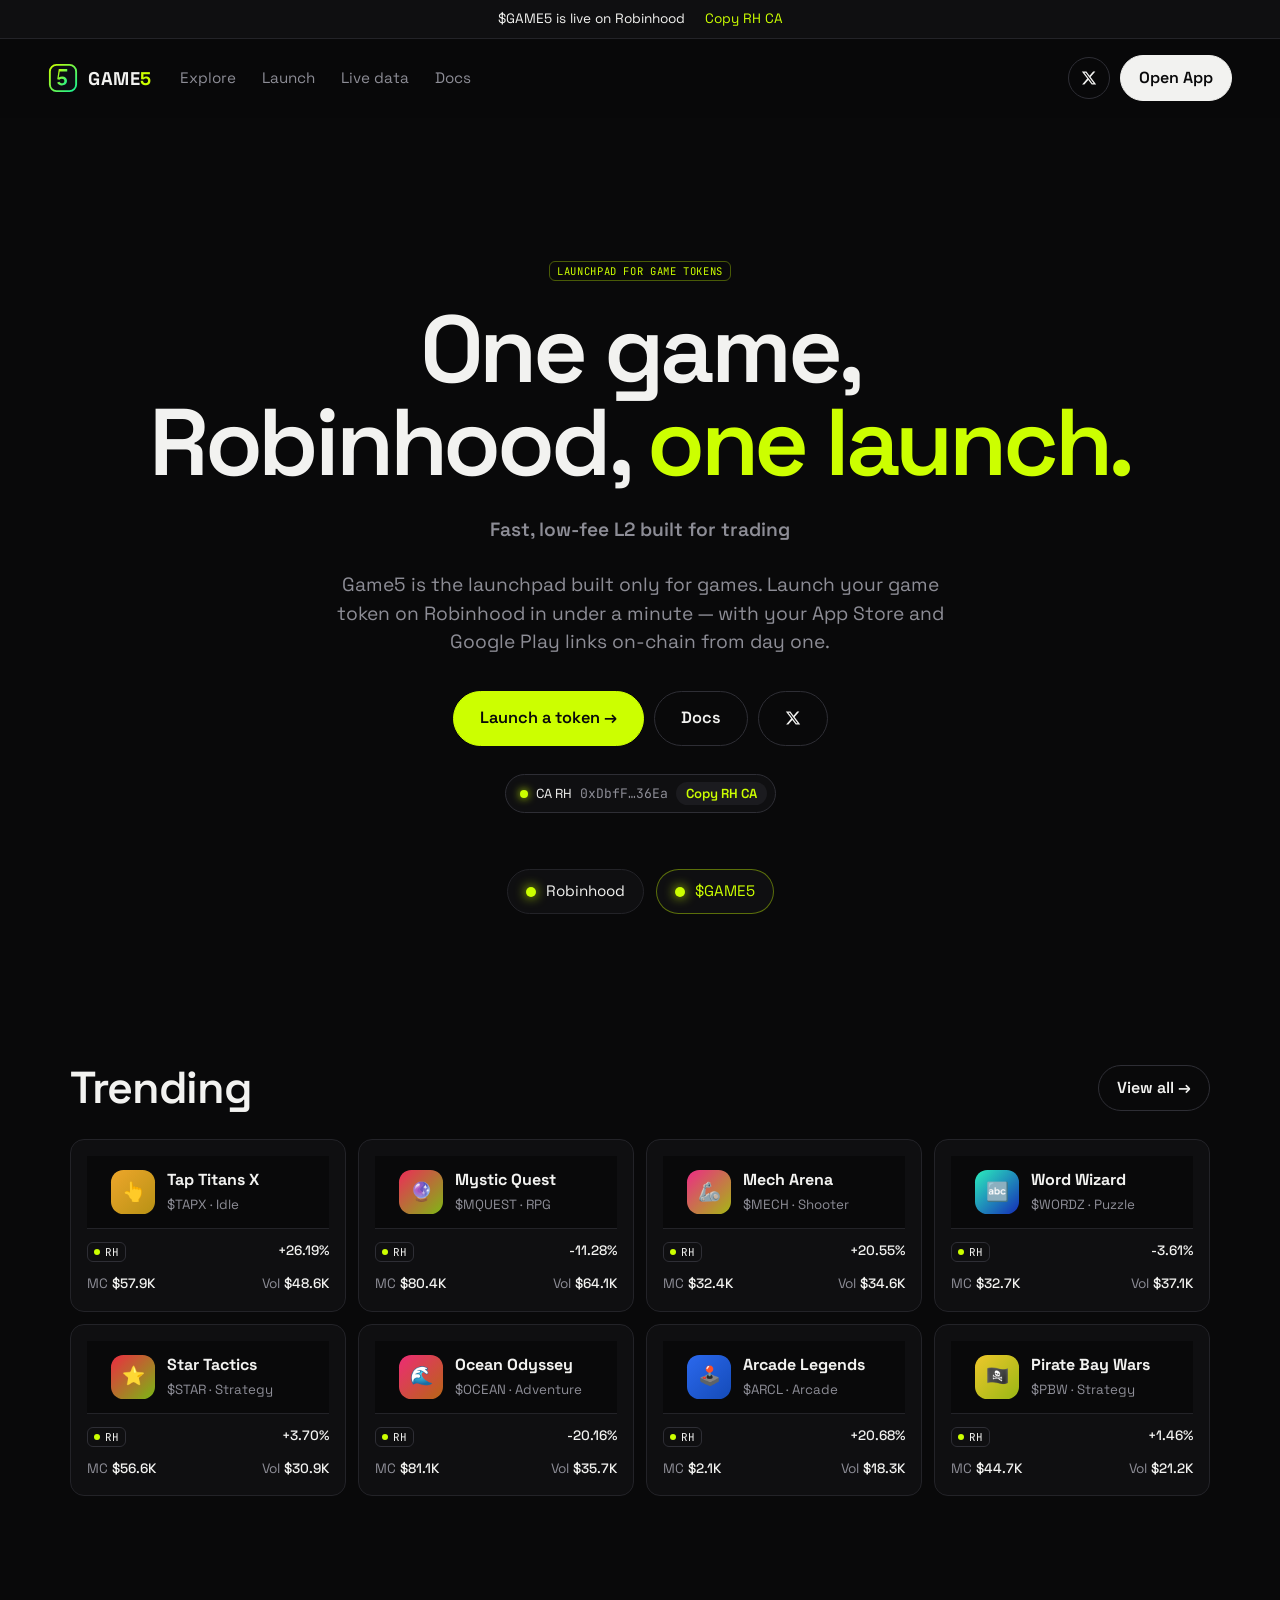
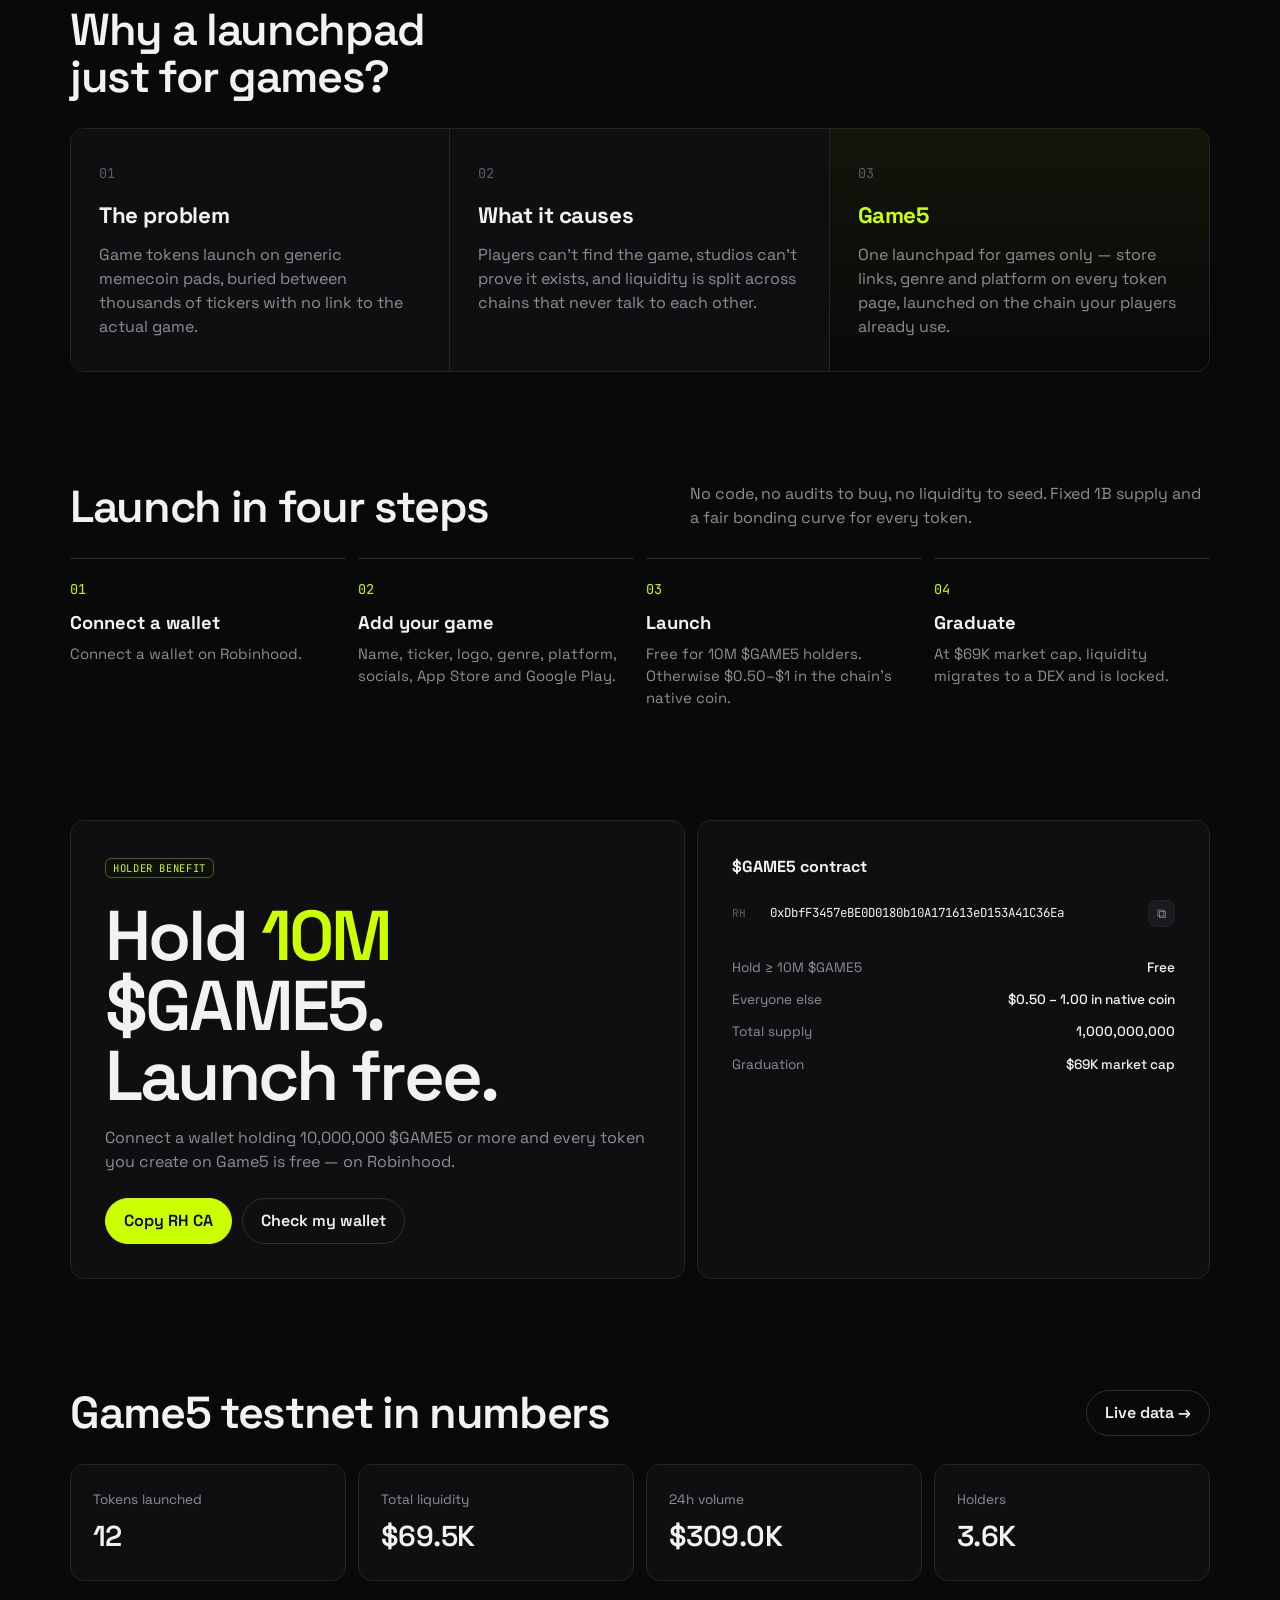
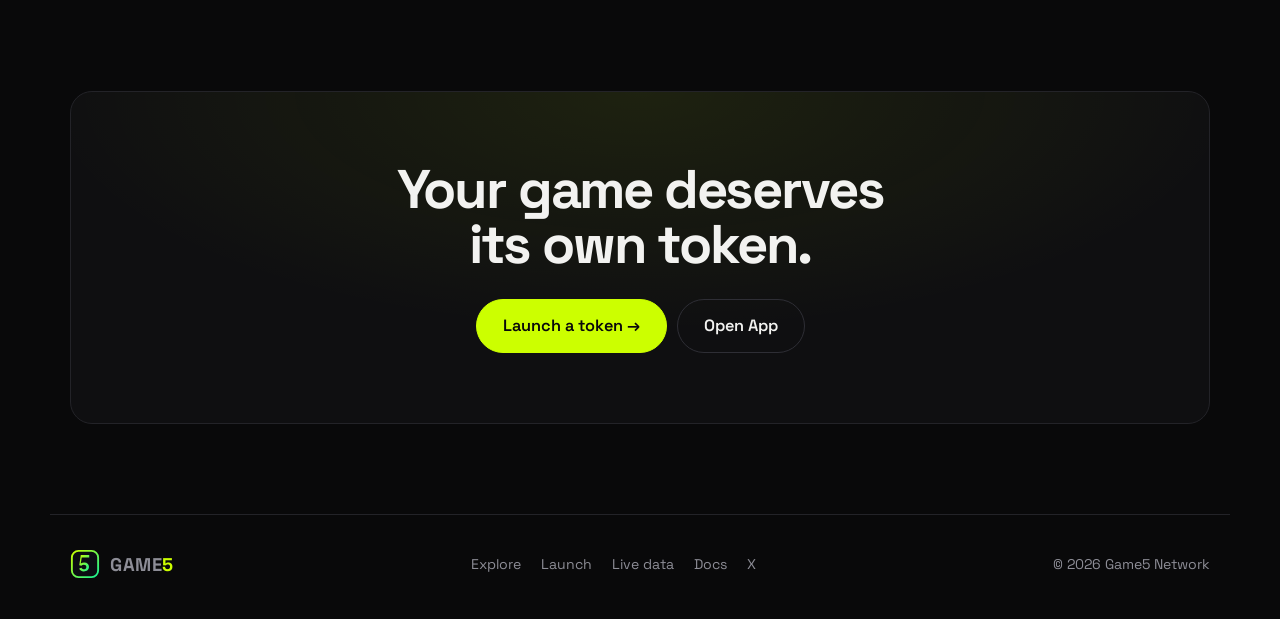
<file: index.html>
<!doctype html>
<html lang="en">
<head>
<meta charset="utf-8">
<meta name="viewport" content="width=device-width,initial-scale=1">
<title>Game5 — The launchpad for game tokens</title>
<meta name="description" data-desc="Game5 is the launchpad built for game tokens. Launch on {chainsOr} — free for $GAME5 holders." content="Game5 is the launchpad built for game tokens — free for $GAME5 holders.">
<meta name="theme-color" content="#09090a">
<meta property="og:title" content="Game5 — The launchpad for game tokens">
<meta property="og:description" content="Launch your game token on five chains. Free for holders of 10M $GAME5.">
<meta property="og:url" content="https://game5.fun">
<meta name="twitter:card" content="summary_large_image">
<meta name="twitter:site" content="@Game5Network">
<link rel="icon" href="assets/logo.svg" type="image/svg+xml">
<link rel="preconnect" href="https://fonts.googleapis.com">
<link href="https://fonts.googleapis.com/css2?family=Space+Grotesk:wght@400;500;600;700&family=JetBrains+Mono:wght@400;600&display=swap" rel="stylesheet">
<link rel="stylesheet" href="assets/style.css">
</head>
<body>
<div class="annc"><span data-single="$GAME5 is live on {chain}" data-multi="$GAME5 is live on {n} chains">$GAME5 is live</span><span class="annc-copy" id="annCopy"></span></div>
<header class="hnav">
  <a href="/" class="brand"><img src="assets/logo.svg" alt=""><b>GAME<span>5</span></b></a>
  <nav class="links">
    <a href="app.html#/explore">Explore</a><a href="app.html#/create">Launch</a><a href="app.html#/live">Live data</a><a href="app.html#/docs">Docs</a>
  </nav>
  <div class="r">
    <a class="btn ghost sq x" id="xTop" target="_blank" rel="noopener" aria-label="Game5 on X"><svg class="x-ico" viewBox="0 0 24 24"><path d="M18.244 2.25h3.308l-7.227 8.26 8.502 11.24H16.17l-5.214-6.817L4.99 21.75H1.68l7.73-8.835L1.254 2.25H8.08l4.713 6.231zm-1.161 17.52h1.833L7.084 4.126H5.117z"/></svg></a>
    <a class="btn" href="app.html#/explore">Open App</a>
  </div>
</header>

<section class="hero">
  <span class="badge">Launchpad for game tokens</span>
  <h1 style="margin-top:22px" data-single-html="One game,<br>{chain}, <em>one launch.</em>" data-multi-html="One game,<br>{nword} chains, <em>one launch.</em>">One game,<br>every chain, <em>one launch.</em></h1>
  <p class="tagline" data-tagline hidden></p>
  <p data-single="Game5 is the launchpad built only for games. Launch your game token on {chain} in under a minute — with your App Store and Google Play links on-chain from day one." data-multi="Game5 is the launchpad built only for games. Launch your game token on {chainsOr} in under a minute — with your App Store and Google Play links on-chain from day one.">Game5 is the launchpad built only for games. Launch your game token in under a minute — with your App Store and Google Play links on-chain from day one.</p>
  <div class="cta">
    <a class="btn ac big" href="app.html#/create">Launch a token →</a>
    <a class="btn ghost big" href="app.html#/docs">Docs</a>
    <a class="btn ghost big" id="xHero" target="_blank" rel="noopener" aria-label="Game5 on X"><svg class="x-ico" viewBox="0 0 24 24"><path d="M18.244 2.25h3.308l-7.227 8.26 8.502 11.24H16.17l-5.214-6.817L4.99 21.75H1.68l7.73-8.835L1.254 2.25H8.08l4.713 6.231zm-1.161 17.52h1.833L7.084 4.126H5.117z"/></svg></a>
  </div>
  <div class="hero-ca" id="heroCA"></div>
  <div class="chainrow" id="chainRow"></div>
</section>

<section class="sec">
  <div class="sec-h"><h2>Trending</h2><a class="btn ghost" href="app.html#/explore">View all →</a></div>
  <div class="trend" id="trend"></div>
</section>

<section class="sec">
  <div class="sec-h"><h2>Why a launchpad<br>just for games?</h2></div>
  <div class="three">
    <div><i>01</i><h3>The problem</h3><p>Game tokens launch on generic memecoin pads, buried between thousands of tickers with no link to the actual game.</p></div>
    <div><i>02</i><h3>What it causes</h3><p>Players can't find the game, studios can't prove it exists, and liquidity is split across chains that never talk to each other.</p></div>
    <div><i>03</i><h3>Game5</h3><p>One launchpad for games only — store links, genre and platform on every token page, launched on the chain your players already use.</p></div>
  </div>
</section>

<section class="sec">
  <div class="sec-h"><h2>Launch in four steps</h2><p>No code, no audits to buy, no liquidity to seed. Fixed 1B supply and a fair bonding curve for every token.</p></div>
  <div class="steps">
    <div class="step"><i>01</i><h3 data-single="Connect a wallet">Pick a chain</h3><p data-single="Connect a wallet on {chain}." data-multi="{chainsOr}.">Pick the chain your players use.</p></div>
    <div class="step"><i>02</i><h3>Add your game</h3><p>Name, ticker, logo, genre, platform, socials, App Store and Google Play.</p></div>
    <div class="step"><i>03</i><h3>Launch</h3><p>Free for 10M $GAME5 holders. Otherwise $0.50–$1 in the chain's native coin.</p></div>
    <div class="step"><i>04</i><h3>Graduate</h3><p>At $69K market cap, liquidity migrates to a DEX and is locked.</p></div>
  </div>
</section>

<section class="sec">
  <div class="hold">
    <div class="card">
      <span class="badge">Holder benefit</span>
      <div class="bignum" style="margin:22px 0 14px">Hold <em>10M</em><br>$GAME5.<br>Launch free.</div>
      <p class="mut" data-single="Connect a wallet holding 10,000,000 $GAME5 or more and every token you create on Game5 is free — on {chain}." data-multi="Connect a wallet holding 10,000,000 $GAME5 or more and every token you create on Game5 is free — on all {nword} chains.">Connect a wallet holding 10,000,000 $GAME5 or more and every token you create on Game5 is free.</p>
      <div style="display:flex;gap:10px;flex-wrap:wrap;margin-top:24px"><span class="copy-btns" id="holdCopy"></span><a class="btn ghost" href="app.html#/create">Check my wallet</a></div>
    </div>
    <div class="card">
      <h3 style="font-size:1rem;margin-bottom:16px">$GAME5 contract</h3>
      <div class="ca-box" style="margin:0;border:0;padding:0;background:none" id="holdCA"></div>
      <div style="margin-top:22px;display:grid;gap:4px" id="feeRows"></div>
    </div>
  </div>
</section>

<section class="sec">
  <div class="sec-h"><h2>Game5 testnet in numbers</h2><a class="btn ghost" href="app.html#/live">Live data →</a></div>
  <div class="stat-row" id="stats"></div>
</section>

<section class="cta-band"><div>
  <h2>Your game deserves<br>its own token.</h2>
  <div class="cta"><a class="btn ac big" href="app.html#/create">Launch a token →</a><a class="btn ghost big" href="app.html#/explore">Open App</a></div>
</div></section>

<footer class="hfoot">
  <a href="/" class="brand"><img src="assets/logo.svg" alt=""><b>GAME<span>5</span></b></a>
  <nav><a href="app.html#/explore">Explore</a><a href="app.html#/create">Launch</a><a href="app.html#/live">Live data</a><a href="app.html#/docs">Docs</a><a id="xFoot" target="_blank" rel="noopener">X</a></nav>
  <span>© 2026 Game5 Network</span>
</footer>

<script src="config.js"></script>
<script src="assets/core.js"></script>
<script src="assets/tokens.js"></script>
<script>
(() => {
  const { C, $, $$, usd, num, pct, logo, chainDot, short, copy, caBlock, copyButtons } = G5, T = G5_TOKENS.filter(G5.active);
  $$("#xTop,#xHero,#xFoot").forEach(a => a.href = C.links.x);
  copyButtons($("#annCopy"), "link-btn");
  copyButtons($("#holdCopy"));
  $("#heroCA").innerHTML = G5.caGroups().map(g => g.ca
    ? `<span class="ca-chip" data-copy="${g.ca}" style="--c:${g.chains.length === 1 ? g.chains[0].color : "var(--ac)"}"><i></i>CA ${g.tag} <code>${short(g.ca)}</code><b>Copy ${g.tag} CA</b></span>`
    : `<span class="ca-chip off" style="--c:${g.chains[0].color}"><i></i>CA ${g.tag} <code>Coming soon</code></span>`).join("");
  $("#heroCA").onclick = e => { const c = e.target.closest("[data-copy]"); if (c) copy(c.dataset.copy, "Contract address copied"); };
  $("#chainRow").innerHTML = C.chains.map(c => `<span style="--c:${c.color}"><i></i>${c.name}</span>`).join("") + `<span class="g5" style="--c:var(--ac)"><i></i>$GAME5</span>`;
  caBlock($("#holdCA"));
  $("#feeRows").innerHTML = [["Hold ≥ 10M $GAME5", "Free"], ["Everyone else", "$" + C.launch.feeUsdRange + " in native coin"], ["Total supply", "1,000,000,000"], ["Graduation", "$69K market cap"]]
    .map(([k, v]) => `<div class="row-sb"><span>${k}</span><b>${v}</b></div>`).join("");
  const trend = [...T].sort((a, b) => b.volume * (1 + b.change / 100) - a.volume * (1 + a.change / 100)).slice(0, 8);
  $("#trend").innerHTML = trend.map(t => `<a class="tcard" href="app.html#/token/${t.id}">
    <div class="top">${logo(t, 44)}<div><b>${t.name}</b><small>$${t.ticker} · ${t.genre}</small></div></div>
    <div class="row"><span>${chainDot(t.chain)}</span><b class="${t.change >= 0 ? "up" : "dn"}">${pct(t.change)}</b></div>
    <div class="row"><span>MC <b>${usd(t.mcap)}</b></span><span>Vol <b>${usd(t.volume)}</b></span></div></a>`).join("");
  const sum = k => T.reduce((s, t) => s + t[k], 0);
  $("#stats").innerHTML = [["Tokens launched", T.length], ["Total liquidity", usd(sum("liquidity"))], ["24h volume", usd(sum("volume"))], ["Holders", num(sum("holders"))]]
    .map(([k, v]) => `<div class="card"><span>${k}</span><b>${v}</b></div>`).join("");
})();
</script>
</body>
</html>
</file>
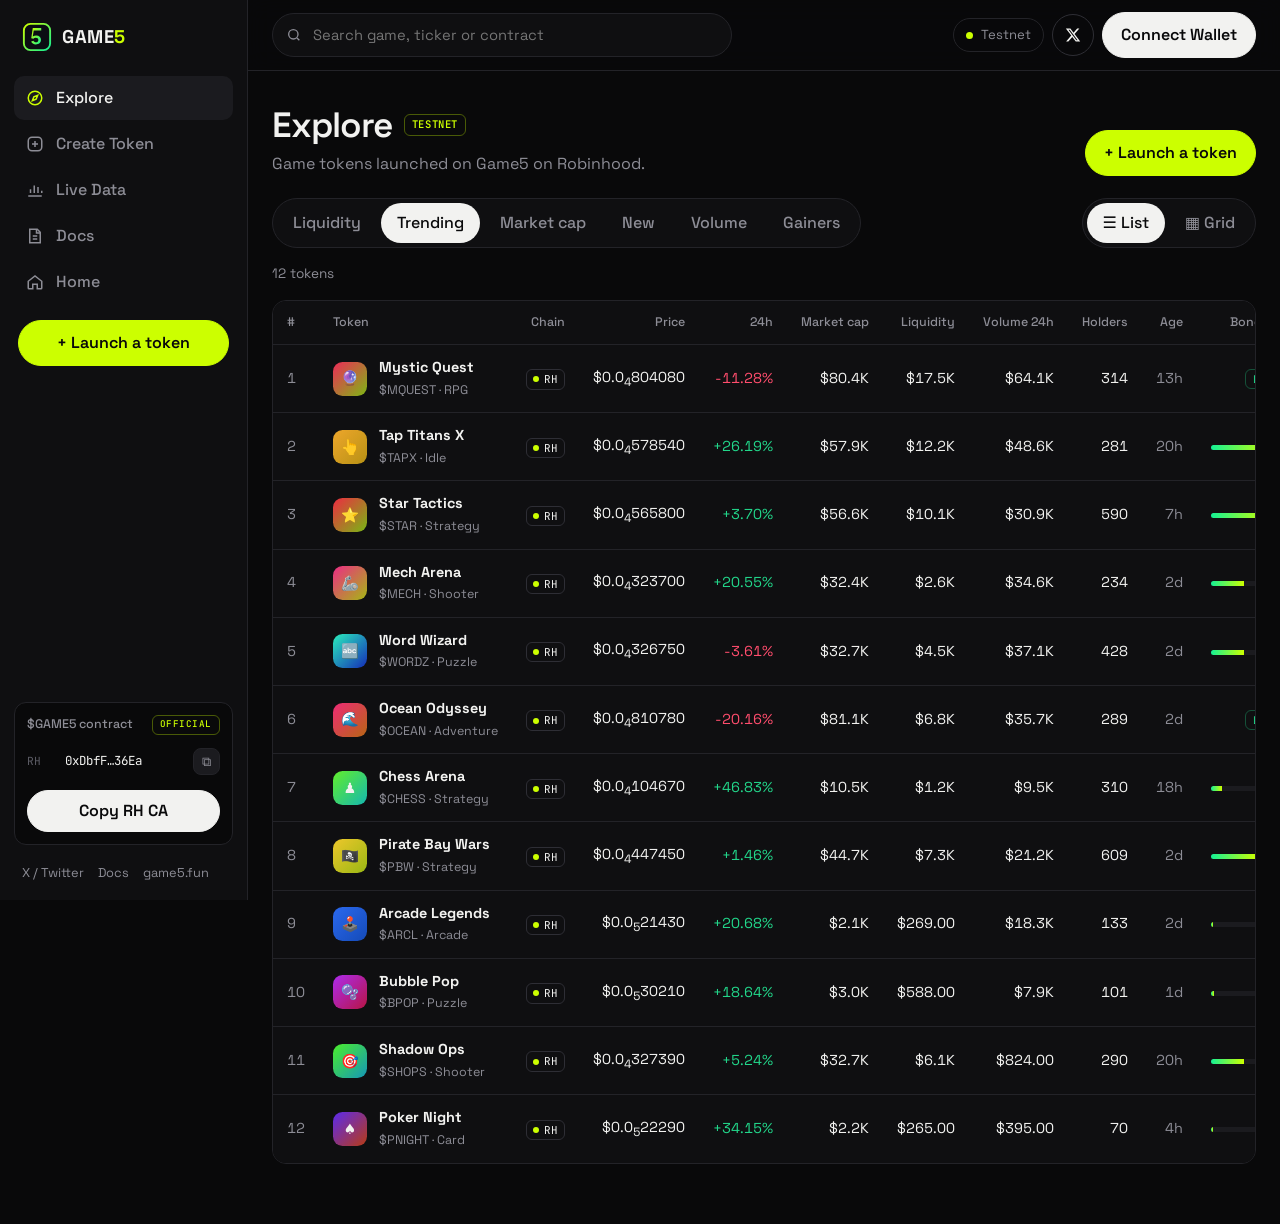
<file: app.html>
<!doctype html>
<html lang="en">
<head>
<meta charset="utf-8">
<meta name="viewport" content="width=device-width,initial-scale=1">
<title>Game5 App — Explore game tokens</title>
<meta name="description" data-desc="Explore, trade and launch game tokens on {chainsAnd}." content="Explore, trade and launch game tokens.">
<meta name="theme-color" content="#09090a">
<link rel="icon" href="assets/logo.svg" type="image/svg+xml">
<link rel="preconnect" href="https://fonts.googleapis.com">
<link href="https://fonts.googleapis.com/css2?family=Space+Grotesk:wght@400;500;600;700&family=JetBrains+Mono:wght@400;600&display=swap" rel="stylesheet">
<link rel="stylesheet" href="assets/style.css">
</head>
<body>
<div class="app" id="app">
  <aside class="side" id="side">
    <a href="/" class="brand"><img src="assets/logo.svg" alt=""><b>GAME<span>5</span></b></a>
    <nav id="nav">
      <a href="#/explore" data-r="explore"><svg viewBox="0 0 24 24" fill="none" stroke="currentColor" stroke-width="2"><circle cx="12" cy="12" r="9"/><path d="m15.5 8.5-2 5-5 2 2-5z"/></svg>Explore</a>
      <a href="#/create" data-r="create"><svg viewBox="0 0 24 24" fill="none" stroke="currentColor" stroke-width="2"><rect x="3" y="3" width="18" height="18" rx="5"/><path d="M12 8v8M8 12h8"/></svg>Create Token</a>
      <a href="#/live" data-r="live"><svg viewBox="0 0 24 24" fill="none" stroke="currentColor" stroke-width="2"><path d="M3 20h18M6 16v-5M11 16V6M16 16v-8M21 16v-3"/></svg>Live Data</a>
      <a href="#/docs" data-r="docs"><svg viewBox="0 0 24 24" fill="none" stroke="currentColor" stroke-width="2"><path d="M5 3h10l4 4v14H5z"/><path d="M9 12h6M9 16h6M14 3v5h5"/></svg>Docs</a>
      <a href="/"><svg viewBox="0 0 24 24" fill="none" stroke="currentColor" stroke-width="2"><path d="m3 11 9-7 9 7v9a1 1 0 0 1-1 1h-5v-6h-6v6H4a1 1 0 0 1-1-1z"/></svg>Home</a>
    </nav>
    <a class="btn ac create" href="#/create">+ Launch a token</a>
    <div class="ca-box">
      <h4>$GAME5 contract <span class="badge" style="font-size:.58rem">Official</span></h4>
      <div id="sideCA"></div>
      <div class="copy-btns col" id="sideCopy"></div>
    </div>
    <div class="mini-links"><a id="sideX" target="_blank" rel="noopener">X / Twitter</a><a href="#/docs">Docs</a><a href="/">game5.fun</a></div>
  </aside>
  <div class="main">
    <header class="top">
      <button class="btn ghost sq menu-btn" id="menuBtn" aria-label="Menu">☰</button>
      <label class="search"><svg viewBox="0 0 24 24" fill="none" stroke="currentColor" stroke-width="2"><circle cx="11" cy="11" r="7"/><path d="m20 20-3.5-3.5"/></svg><input id="q" placeholder="Search game, ticker or contract"></label>
      <div class="r">
        <span class="net-pill"><i style="width:7px;height:7px;border-radius:50%;background:var(--ac)"></i>Testnet</span>
        <a class="btn ghost sq" id="topX" target="_blank" rel="noopener" aria-label="Game5 on X"><svg class="x-ico" viewBox="0 0 24 24"><path d="M18.244 2.25h3.308l-7.227 8.26 8.502 11.24H16.17l-5.214-6.817L4.99 21.75H1.68l7.73-8.835L1.254 2.25H8.08l4.713 6.231zm-1.161 17.52h1.833L7.084 4.126H5.117z"/></svg></a>
        <button class="btn" id="walletBtn">Connect Wallet</button>
      </div>
    </header>
    <main class="page" id="page"></main>
  </div>
</div>

<!-- wallet chooser -->
<div id="wModal" class="wmodal" hidden>
  <div class="card wbox">
    <h3>Connect wallet</h3>
    <button class="wopt" data-w="evm"><span>🦊</span><div><b>EVM wallet</b><small id="evmChains">MetaMask, Rabby, Coinbase · ETH, Base, Robinhood, BSC</small></div></button>
    <button class="wopt" data-w="sol"><span>👻</span><div><b>Solana wallet</b><small>Phantom, Solflare · Solana</small></div></button>
    <button class="btn ghost" data-w="close" style="width:100%;margin-top:6px">Cancel</button>
  </div>
</div>

<script src="config.js"></script>
<script src="assets/core.js"></script>
<script src="assets/tokens.js"></script>
<script src="assets/app.js"></script>
</body>
</html>
</file>
<file: assets/style.css>
:root{--bg:#09090a;--bg1:#0f0f11;--bg2:#141417;--bg3:#1b1b1f;--line:#232328;--line2:#2e2e35;--tx:#f2f2f0;--mut:#8d8d96;--mut2:#5d5d66;--ac:#ccff00;--ac2:#14f195;--up:#22d68a;--dn:#ff4d6d;--r:14px;--side:248px}
*{box-sizing:border-box;margin:0;padding:0}
html{scroll-behavior:smooth}
body{background:var(--bg);color:var(--tx);font-family:"Space Grotesk",system-ui,sans-serif;line-height:1.5;-webkit-font-smoothing:antialiased}
a{color:inherit;text-decoration:none}
button{font:inherit;color:inherit}
code,.mono{font-family:"JetBrains Mono",monospace}
.up{color:var(--up)}.dn{color:var(--dn)}.mut{color:var(--mut)}
.btn{display:inline-flex;align-items:center;justify-content:center;gap:8px;background:var(--tx);color:#09090a;border:1px solid var(--tx);border-radius:999px;padding:10px 18px;font-weight:600;cursor:pointer;transition:.2s;white-space:nowrap}
.btn:hover{background:var(--ac);border-color:var(--ac)}
.btn.ac{background:var(--ac);border-color:var(--ac)}
.btn.ac:hover{box-shadow:0 0 0 4px color-mix(in srgb,var(--ac) 15%,transparent)}
.copy-btns{display:inline-flex;flex-wrap:wrap;gap:8px}.copy-btns.col{display:grid;gap:6px;margin-top:10px}.copy-btns.col .btn{width:100%;margin:0;padding:8px}
.link-btn{background:none;border:0;color:var(--ac);cursor:pointer;padding:0 0 0 10px;font-size:inherit}.link-btn:hover{text-decoration:underline}
.tagline{color:var(--ac);font-weight:600;margin-top:10px}
.btn.ghost{background:transparent;color:var(--tx);border-color:var(--line2)}
.btn.ghost:hover{border-color:var(--tx);background:transparent}
.btn.big{padding:14px 26px;font-size:1.02rem}
.btn.sq{padding:10px;width:42px;height:42px}
.btn:disabled{opacity:.45;cursor:not-allowed}
.icon-btn{background:var(--bg3);border:1px solid var(--line);border-radius:8px;padding:3px 8px;cursor:pointer;font-size:.8rem;color:var(--mut)}
.icon-btn:hover{color:var(--ac);border-color:var(--ac)}
.cdot{display:inline-flex;align-items:center;gap:5px;font-size:.68rem;font-family:"JetBrains Mono",monospace;color:var(--tx);border:1px solid var(--line2);border-radius:6px;padding:1px 6px;white-space:nowrap}
.cdot::before{content:"";width:6px;height:6px;border-radius:50%;background:var(--c)}
.tlogo{display:inline-grid;place-items:center;border-radius:28%;flex:none;line-height:1}
.badge{font-size:.66rem;letter-spacing:.06em;text-transform:uppercase;border:1px solid color-mix(in srgb,var(--ac) 33%,transparent);color:var(--ac);border-radius:6px;padding:2px 7px;font-family:"JetBrains Mono",monospace}
.toast{position:fixed;bottom:24px;left:50%;transform:translate(-50%,140px);background:var(--bg2);border:1px solid var(--ac);border-radius:12px;padding:12px 20px;z-index:300;transition:.3s}
.toast.on{transform:translate(-50%,0)}
.x-ico{width:16px;height:16px;fill:currentColor}

/* ============ HOME ============ */
.annc{display:flex;justify-content:center;gap:10px;padding:9px 16px;font-size:.85rem;border-bottom:1px solid var(--line);background:var(--bg1)}
.annc a{color:var(--ac)}
.hnav{position:sticky;top:0;z-index:40;display:flex;align-items:center;gap:28px;padding:16px clamp(16px,4vw,48px);background:#09090ad9;backdrop-filter:blur(12px);border-bottom:1px solid transparent}
.hnav .links{display:flex;gap:26px;color:var(--mut);font-size:.95rem}
.hnav .links a:hover{color:var(--tx)}
.hnav .r{margin-left:auto;display:flex;gap:10px;align-items:center}
.brand{display:flex;align-items:center;gap:10px;font-weight:700;font-size:1.15rem;letter-spacing:.03em}
.brand img{width:30px;height:30px}
.brand b span{color:var(--ac)}
.hero{max-width:1180px;margin:0 auto;padding:clamp(64px,11vw,140px) 20px 40px;text-align:center}
.hero h1{font-size:clamp(2.6rem,7.4vw,6rem);line-height:.98;letter-spacing:-.045em;font-weight:600}
.hero h1 em{font-style:normal;color:var(--ac)}
.hero p{color:var(--mut);font-size:clamp(1rem,1.6vw,1.2rem);max-width:640px;margin:26px auto 0}
.hero .cta{display:flex;gap:10px;justify-content:center;flex-wrap:wrap;margin-top:34px}
.hero-ca{display:inline-flex;flex-wrap:wrap;justify-content:center;gap:8px;margin-top:28px}
.ca-chip{display:inline-flex;gap:8px;align-items:center;border:1px solid var(--line2);border-radius:999px;padding:7px 8px 7px 14px;font-size:.82rem;background:var(--bg1);cursor:pointer}
.ca-chip:hover{border-color:var(--c,var(--ac))}
.ca-chip i{width:8px;height:8px;border-radius:50%;background:var(--c);box-shadow:0 0 8px var(--c)}
.ca-chip.off{cursor:default;opacity:.7}
.ca-chip code{color:var(--mut)}
.ca-chip b{font-weight:600;background:var(--bg3);border-radius:999px;padding:2px 10px;color:var(--c,var(--ac))}
.chainrow{display:flex;flex-wrap:wrap;justify-content:center;gap:12px;margin:56px auto 0;max-width:900px}
.chainrow span{display:flex;align-items:center;gap:10px;border:1px solid var(--line);border-radius:999px;padding:10px 18px;font-size:.95rem;background:var(--bg1)}
.chainrow i{width:10px;height:10px;border-radius:50%;background:var(--c);box-shadow:0 0 12px var(--c)}
.chainrow .g5{border-color:color-mix(in srgb,var(--ac) 40%,transparent);color:var(--ac)}
.sec{max-width:1180px;margin:0 auto;padding:110px 20px 0}
.sec-h{display:flex;align-items:end;justify-content:space-between;gap:20px;margin-bottom:28px;flex-wrap:wrap}
.sec-h h2{font-size:clamp(1.8rem,4vw,2.8rem);letter-spacing:-.03em;font-weight:600;line-height:1.05}
.sec-h p{color:var(--mut);max-width:520px}
.trend{display:grid;grid-template-columns:repeat(4,1fr);gap:12px}
.tcard{background:var(--bg1);border:1px solid var(--line);border-radius:var(--r);padding:16px;display:grid;gap:12px;transition:.2s}
.tcard:hover{border-color:var(--line2);transform:translateY(-3px)}
.tcard .top{display:flex;gap:12px;align-items:center}
.tcard .top div{min-width:0}
.tcard .top b{display:block;white-space:nowrap;overflow:hidden;text-overflow:ellipsis}
.tcard .top small{color:var(--mut)}
.tcard .row{display:flex;justify-content:space-between;font-size:.85rem;color:var(--mut)}
.tcard .row b{color:var(--tx);font-weight:500}
.three{display:grid;grid-template-columns:repeat(3,1fr);border:1px solid var(--line);border-radius:var(--r);overflow:hidden}
.three>div{padding:32px 28px;border-right:1px solid var(--line);background:var(--bg1)}
.three>div:last-child{border:0;background:linear-gradient(180deg,#ccff000d,transparent)}
.three i{font-style:normal;font-family:"JetBrains Mono",monospace;color:var(--mut2);font-size:.85rem}
.three h3{font-size:1.4rem;margin:14px 0 10px;letter-spacing:-.02em}
.three p{color:var(--mut)}
.three>div:last-child h3{color:var(--ac)}
.steps{display:grid;grid-template-columns:repeat(4,1fr);gap:12px}
.step{border-top:1px solid var(--line2);padding-top:18px}
.step i{font-style:normal;font-family:"JetBrains Mono",monospace;color:var(--ac);font-size:.85rem}
.step h3{margin:8px 0 6px;font-size:1.15rem}
.step p{color:var(--mut);font-size:.93rem}
.hold{display:grid;grid-template-columns:1.2fr 1fr;gap:12px}
.hold .card{padding:34px}
.card{background:var(--bg1);border:1px solid var(--line);border-radius:var(--r);padding:22px}
.bignum{font-size:clamp(2.6rem,6vw,4.4rem);font-weight:600;letter-spacing:-.04em;line-height:1}
.bignum em{font-style:normal;color:var(--ac)}
.stat-row{display:grid;grid-template-columns:repeat(4,1fr);gap:12px}
.stat-row .card span{color:var(--mut);font-size:.85rem}
.stat-row .card b{display:block;font-size:1.8rem;font-weight:600;letter-spacing:-.02em;margin-top:4px}
.cta-band{margin:110px auto 0;max-width:1180px;padding:0 20px}
.cta-band>div{border:1px solid var(--line);border-radius:22px;padding:clamp(36px,6vw,70px);text-align:center;background:radial-gradient(600px 240px at 50% 0,#ccff0014,transparent),var(--bg1)}
.cta-band h2{font-size:clamp(2rem,5vw,3.4rem);letter-spacing:-.04em;line-height:1.02}
.cta-band .cta{display:flex;gap:10px;justify-content:center;flex-wrap:wrap;margin-top:26px}
.hfoot{max-width:1180px;margin:90px auto 0;padding:34px 20px 40px;border-top:1px solid var(--line);display:flex;gap:20px;justify-content:space-between;align-items:center;flex-wrap:wrap;color:var(--mut);font-size:.88rem}
.hfoot nav{display:flex;gap:20px}
.hfoot a:hover{color:var(--tx)}

/* ============ APP SHELL ============ */
.app{display:grid;grid-template-columns:var(--side) 1fr;min-height:100vh}
.side{position:sticky;top:0;height:100vh;border-right:1px solid var(--line);background:var(--bg1);display:flex;flex-direction:column;padding:18px 14px;gap:6px;overflow-y:auto}
.side .brand{padding:4px 8px 18px}
.side nav{display:grid;gap:2px}
.side nav a{display:flex;align-items:center;gap:12px;padding:10px 12px;border-radius:10px;color:var(--mut);font-weight:500}
.side nav a svg{width:18px;height:18px;flex:none}
.side nav a:hover{background:var(--bg2);color:var(--tx)}
.side nav a.on{background:var(--bg3);color:var(--tx)}
.side nav a.on svg{color:var(--ac)}
.side .create{margin:10px 4px 6px}
.side .sep{height:1px;background:var(--line);margin:10px 4px}
.side .ca-box{margin-top:auto;border:1px solid var(--line);border-radius:12px;padding:12px;background:var(--bg)}
.ca-box h4{font-size:.78rem;color:var(--mut);font-weight:500;margin-bottom:8px;display:flex;justify-content:space-between;align-items:center}
.ca-row{display:flex;align-items:center;gap:8px;padding:5px 0;font-size:.78rem}
.ca-row span{color:var(--mut2);width:30px;font-family:"JetBrains Mono",monospace;font-size:.7rem}
.ca-row code{flex:1;min-width:0;overflow:hidden;text-overflow:ellipsis;white-space:nowrap;color:var(--tx)}
.ca-box .btn{width:100%;margin-top:10px;padding:8px}
.side .mini-links{display:flex;gap:14px;padding:12px 8px 0;font-size:.8rem;color:var(--mut)}
.side .mini-links a:hover{color:var(--tx)}
.main{min-width:0;display:flex;flex-direction:column}
.top{position:sticky;top:0;z-index:30;display:flex;gap:10px;align-items:center;padding:12px 24px;border-bottom:1px solid var(--line);background:#09090ae6;backdrop-filter:blur(12px)}
.search{flex:1;max-width:460px;position:relative}
.search input{width:100%;background:var(--bg1);border:1px solid var(--line);border-radius:999px;padding:10px 16px 10px 40px;color:var(--tx);font:inherit;font-size:.92rem}
.search input:focus{outline:none;border-color:var(--line2)}
.search svg{position:absolute;left:14px;top:50%;transform:translateY(-50%);width:16px;height:16px;color:var(--mut)}
.top .r{margin-left:auto;display:flex;gap:8px;align-items:center}
.menu-btn{display:none}
.net-pill{display:flex;align-items:center;gap:8px;border:1px solid var(--line);border-radius:999px;padding:6px 12px;font-size:.82rem;color:var(--mut)}
.page{padding:28px 24px 60px;max-width:1360px;width:100%}
.ph{display:flex;align-items:end;justify-content:space-between;gap:16px;margin-bottom:22px;flex-wrap:wrap}
.ph h1{font-size:clamp(1.6rem,3vw,2.2rem);letter-spacing:-.03em;font-weight:600;display:flex;gap:12px;align-items:center}
.ph p{color:var(--mut)}

/* explore */
.tabs{display:flex;gap:4px;border:1px solid var(--line);border-radius:999px;padding:4px;background:var(--bg1);overflow-x:auto;scrollbar-width:none}
.tabs button{background:none;border:0;border-radius:999px;padding:8px 16px;color:var(--mut);cursor:pointer;white-space:nowrap;font-weight:500}
.tabs button.on{background:var(--tx);color:#09090a}
.filters{display:flex;gap:10px;align-items:center;justify-content:space-between;flex-wrap:wrap;margin-bottom:16px}
.chips{display:flex;gap:6px;flex-wrap:wrap}
.chips button{background:var(--bg1);border:1px solid var(--line);border-radius:999px;padding:6px 12px;font-size:.82rem;color:var(--mut);cursor:pointer;display:flex;gap:6px;align-items:center}
.chips button i{width:7px;height:7px;border-radius:50%;background:var(--c)}
.chips button.on{border-color:var(--tx);color:var(--tx)}
.vt{display:flex;gap:4px}
.tbl{width:100%;border-collapse:collapse;font-size:.9rem}
.tbl-wrap{border:1px solid var(--line);border-radius:var(--r);overflow-x:auto;background:var(--bg1)}
.tbl th{text-align:right;font-weight:500;color:var(--mut);font-size:.78rem;padding:12px 14px;border-bottom:1px solid var(--line);white-space:nowrap;cursor:pointer;user-select:none}
.tbl th:first-child,.tbl td:first-child,.tbl th:nth-child(2),.tbl td:nth-child(2){text-align:left}
.tbl th.on{color:var(--tx)}
.tbl td{padding:12px 14px;border-bottom:1px solid var(--line);text-align:right;white-space:nowrap;font-variant-numeric:tabular-nums}
.tbl tr:last-child td{border:0}
.tbl tbody tr{cursor:pointer;transition:background .15s}
.tbl tbody tr:hover{background:var(--bg2)}
.tk{display:flex;gap:12px;align-items:center}
.tk b{display:block}
.tk small{color:var(--mut);font-size:.78rem}
.prog{width:70px;height:5px;border-radius:4px;background:var(--bg3);display:inline-block;vertical-align:middle;overflow:hidden}
.prog i{display:block;height:100%;background:linear-gradient(90deg,var(--ac2),var(--ac))}
.grid-cards{display:grid;grid-template-columns:repeat(auto-fill,minmax(250px,1fr));gap:12px}
.empty{padding:60px;text-align:center;color:var(--mut)}

/* token page */
.tok-head{display:flex;gap:16px;align-items:center;flex-wrap:wrap}
.tok-head h1{font-size:1.8rem;letter-spacing:-.02em}
.tok-head .meta{display:flex;gap:8px;flex-wrap:wrap;align-items:center;color:var(--mut);font-size:.85rem}
.tok-grid{display:grid;grid-template-columns:1fr 340px;gap:14px;margin-top:22px}
.chart{height:300px;width:100%}
.kv{display:grid;grid-template-columns:repeat(4,1fr);gap:1px;background:var(--line);border:1px solid var(--line);border-radius:var(--r);overflow:hidden;margin-top:14px}
.kv div{background:var(--bg1);padding:14px 16px}
.kv span{color:var(--mut);font-size:.78rem;display:block}
.kv b{font-size:1.1rem;font-weight:600}
.links-row{display:flex;flex-wrap:wrap;gap:8px}
.links-row a{display:flex;gap:8px;align-items:center;border:1px solid var(--line);border-radius:10px;padding:8px 12px;font-size:.86rem;background:var(--bg)}
.links-row a:hover{border-color:var(--tx)}
.links-row svg{width:16px;height:16px}
.store{display:flex;gap:10px;flex-wrap:wrap}
.store a{display:flex;gap:10px;align-items:center;background:#000;border:1px solid var(--line2);border-radius:12px;padding:8px 16px;min-width:160px}
.store a:hover{border-color:var(--tx)}
.store svg{width:24px;height:24px}
.store small{display:block;font-size:.66rem;color:var(--mut);line-height:1}
.store b{font-size:1rem;line-height:1.2}
.trade .seg{display:grid;grid-template-columns:1fr 1fr;gap:4px;background:var(--bg);border:1px solid var(--line);border-radius:12px;padding:4px;margin-bottom:14px}
.trade .seg button{border:0;border-radius:9px;padding:9px;background:none;color:var(--mut);cursor:pointer;font-weight:600}
.trade .seg button.on.b{background:var(--up);color:#06110b}
.trade .seg button.on.s{background:var(--dn);color:#1a0509}
.field{display:grid;gap:6px;margin-bottom:14px}
.field label{font-size:.82rem;color:var(--mut);display:flex;justify-content:space-between}
.field label em{font-style:normal;color:var(--mut2)}
.inp{width:100%;background:var(--bg);border:1px solid var(--line);border-radius:10px;padding:11px 12px;color:var(--tx);font:inherit;font-size:.93rem}
.inp:focus{outline:none;border-color:var(--ac)}
textarea.inp{min-height:96px;resize:vertical}
.inp-g{display:flex;align-items:center;background:var(--bg);border:1px solid var(--line);border-radius:10px;padding-right:12px}
.inp-g .inp{border:0;background:none}
.inp-g span{color:var(--mut);font-size:.85rem;white-space:nowrap}
.quick{display:flex;gap:6px;margin:-6px 0 14px}
.quick button{flex:1;background:var(--bg);border:1px solid var(--line);border-radius:8px;padding:5px;font-size:.78rem;color:var(--mut);cursor:pointer}
.quick button:hover{color:var(--tx)}
.row-sb{display:flex;justify-content:space-between;font-size:.85rem;color:var(--mut);padding:4px 0}
.row-sb b{color:var(--tx);font-weight:500}
.holders li{display:flex;justify-content:space-between;padding:7px 0;border-bottom:1px solid var(--line);font-size:.85rem;list-style:none}
.holders li:last-child{border:0}

/* create */
.create-grid{display:grid;grid-template-columns:1fr 360px;gap:16px;align-items:start}
.form-sec{margin-bottom:16px}
.form-sec h3{font-size:1rem;margin-bottom:14px;display:flex;gap:10px;align-items:center}
.form-sec h3 i{font-style:normal;font-family:"JetBrains Mono",monospace;font-size:.75rem;color:var(--ac);border:1px solid #ccff0055;border-radius:6px;padding:1px 6px}
.two{display:grid;grid-template-columns:1fr 1fr;gap:12px}
.chain-pick{display:grid;grid-template-columns:repeat(5,1fr);gap:8px}
.chain-pick button{background:var(--bg);border:1px solid var(--line);border-radius:12px;padding:14px 8px;cursor:pointer;display:grid;justify-items:center;gap:8px;font-size:.85rem}
.chain-pick button i{width:28px;height:28px;border-radius:50%;background:var(--c);display:grid;place-items:center;font-style:normal;font-size:.6rem;font-weight:700;color:#000}
.chain-pick button.on{border-color:var(--c);background:color-mix(in srgb,var(--c) 10%,transparent)}
.upload{display:flex;gap:16px;align-items:center}
.upload .pv{width:88px;height:88px;border-radius:22px;border:1px dashed var(--line2);display:grid;place-items:center;color:var(--mut);font-size:.75rem;background:var(--bg) center/cover;flex:none;cursor:pointer;text-align:center}
.banner-up{height:110px;border-radius:12px;border:1px dashed var(--line2);display:grid;place-items:center;color:var(--mut);font-size:.82rem;background:var(--bg) center/cover;cursor:pointer}
.adv summary{cursor:pointer;color:var(--mut);font-size:.9rem;margin-bottom:12px}
.fee-box{border-radius:12px;padding:16px;border:1px solid var(--line);background:var(--bg);margin-bottom:14px}
.fee-box.free{border-color:#22d68a66;background:#22d68a0d}
.fee-box.paid{border-color:#f3ba2f55;background:#f3ba2f0a}
.fee-box h4{font-size:.95rem;margin-bottom:6px;display:flex;gap:8px;align-items:center}
.fee-box p{font-size:.85rem;color:var(--mut)}
.fee-box .amt{font-size:1.6rem;font-weight:600;letter-spacing:-.02em;margin:6px 0 2px}
.preview-card{position:sticky;top:84px}
.chk{display:flex;gap:10px;align-items:flex-start;font-size:.85rem;color:var(--mut);margin:6px 0 14px;cursor:pointer}
.chk input{margin-top:3px;accent-color:var(--ac)}

/* live data */
.kpis{display:grid;grid-template-columns:repeat(4,1fr);gap:12px;margin-bottom:12px}
.kpi span{color:var(--mut);font-size:.82rem;display:flex;justify-content:space-between}
.kpi b{display:block;font-size:1.9rem;font-weight:600;letter-spacing:-.03em;margin-top:6px}
.kpi small{font-size:.8rem}
.ld-grid{display:grid;grid-template-columns:1.5fr 1fr;gap:12px;margin-bottom:12px}
.card h3{font-size:1rem;margin-bottom:14px;display:flex;justify-content:space-between;align-items:center;gap:10px}
.card h3 small{color:var(--mut);font-weight:400;font-size:.8rem}
.bars{display:grid;gap:12px}
.bars .b{display:grid;grid-template-columns:110px 1fr 90px;gap:12px;align-items:center;font-size:.86rem}
.bars .b>span:last-child{text-align:right;font-variant-numeric:tabular-nums}
.bars .t{height:10px;background:var(--bg3);border-radius:6px;overflow:hidden}
.bars .t i{display:block;height:100%;border-radius:6px;background:var(--c,var(--ac))}
.cols{display:flex;align-items:flex-end;gap:5px;height:200px;padding-top:10px}
.cols div{flex:1;background:linear-gradient(180deg,var(--ac),#ccff0033);border-radius:4px 4px 0 0;min-height:2px;position:relative}
.cols div:hover{filter:brightness(1.3)}
.cols-x{display:flex;justify-content:space-between;color:var(--mut2);font-size:.72rem;margin-top:8px;font-family:"JetBrains Mono",monospace}
.feed li{list-style:none;display:flex;gap:10px;align-items:center;padding:9px 0;border-bottom:1px solid var(--line);font-size:.85rem}
.feed li:last-child{border:0}
.feed li .t{margin-left:auto;color:var(--mut2);font-size:.75rem}

/* docs */
.docs{display:grid;grid-template-columns:220px 1fr;gap:40px;align-items:start}
.toc{position:sticky;top:84px;display:grid;gap:2px;font-size:.88rem}
.toc a{padding:6px 12px;border-left:2px solid var(--line);color:var(--mut)}
.toc a:hover,.toc a.on{color:var(--tx);border-color:var(--ac)}
.doc{max-width:760px}
.doc section{padding-bottom:34px;margin-bottom:34px;border-bottom:1px solid var(--line);scroll-margin-top:84px}
.doc h2{font-size:1.6rem;letter-spacing:-.02em;margin-bottom:12px}
.doc h3{font-size:1.08rem;margin:20px 0 8px}
.doc p,.doc li{color:#c4c4cb;margin-bottom:10px}
.doc ul,.doc ol{padding-left:22px}
.doc code{background:var(--bg2);border:1px solid var(--line);border-radius:6px;padding:1px 6px;font-size:.85em;color:var(--tx)}
.doc table{width:100%;border-collapse:collapse;margin:10px 0 14px;font-size:.9rem}
.doc th,.doc td{border:1px solid var(--line);padding:9px 12px;text-align:left}
.doc th{background:var(--bg1);color:var(--mut);font-weight:500}
.callout{border:1px solid #ccff0044;background:#ccff000a;border-radius:12px;padding:14px 16px;margin:12px 0}
.callout p{margin:0;color:var(--tx)}

/* responsive */
@media(max-width:1100px){.trend{grid-template-columns:repeat(2,1fr)}.tok-grid,.create-grid{grid-template-columns:1fr}.preview-card{position:static}.kpis{grid-template-columns:repeat(2,1fr)}.ld-grid{grid-template-columns:1fr}.stat-row{grid-template-columns:repeat(2,1fr)}}
@media(max-width:900px){
  .hnav .links{display:none}
  .three,.hold{grid-template-columns:1fr}.three>div{border-right:0;border-bottom:1px solid var(--line)}
  .steps{grid-template-columns:repeat(2,1fr)}
  .app{grid-template-columns:1fr}
  .side{position:fixed;left:0;top:0;z-index:60;width:var(--side);transform:translateX(-100%);transition:transform .25s}
  .app.nav-open .side{transform:none;box-shadow:0 0 0 100vmax #000a}
  .menu-btn{display:inline-flex}
  .docs{grid-template-columns:1fr}.toc{display:none}
  .kv{grid-template-columns:repeat(2,1fr)}
}
@media(max-width:600px){
  .hnav{gap:10px}.hnav .r .btn.ghost.x{display:none}
  .trend,.steps,.stat-row{grid-template-columns:1fr}
  .top{padding:10px 14px}.search{display:none}.net-pill{display:none}
  .page{padding:20px 14px 50px}
  .two{grid-template-columns:1fr}.chain-pick{grid-template-columns:repeat(3,1fr)}
  .kpis{grid-template-columns:1fr 1fr}.kpi b{font-size:1.4rem}
  .bars .b{grid-template-columns:80px 1fr 70px}
  .top .r .btn{padding:9px 13px;font-size:.88rem}
}

/* wallet modal */
.wmodal{position:fixed;inset:0;z-index:200;background:#000b;backdrop-filter:blur(6px);display:grid;place-items:center;padding:16px}
.wmodal[hidden]{display:none}
.wbox{width:min(400px,100%);display:grid;gap:10px}
.wbox h3{margin-bottom:4px}
.wopt{display:flex;gap:14px;align-items:center;text-align:left;background:var(--bg);border:1px solid var(--line);border-radius:12px;padding:14px;cursor:pointer}
.wopt:hover{border-color:var(--ac)}
.wopt span{font-size:1.6rem}
.wopt small{display:block;color:var(--mut);font-size:.78rem}
.wallet-on{display:flex;gap:8px;align-items:center}
.form-sec h3{justify-content:flex-start}
.ld-grid>*,.tok-grid>*,.create-grid>*,.docs>*,.hold>*,.kpis>*,.trend>*,.stat-row>*,.three>*,.steps>*{min-width:0}
.doc{min-width:0;overflow-x:auto}
.doc table{display:block;overflow-x:auto}
.ca-row code{word-break:break-all}
@media(max-width:1100px){.ld-grid[style]{grid-template-columns:1fr!important}}
.inp-g .inp{min-width:0}
.tok-grid>div:last-child{grid-template-columns:minmax(0,1fr)}
[hidden]{display:none!important}
</file>
